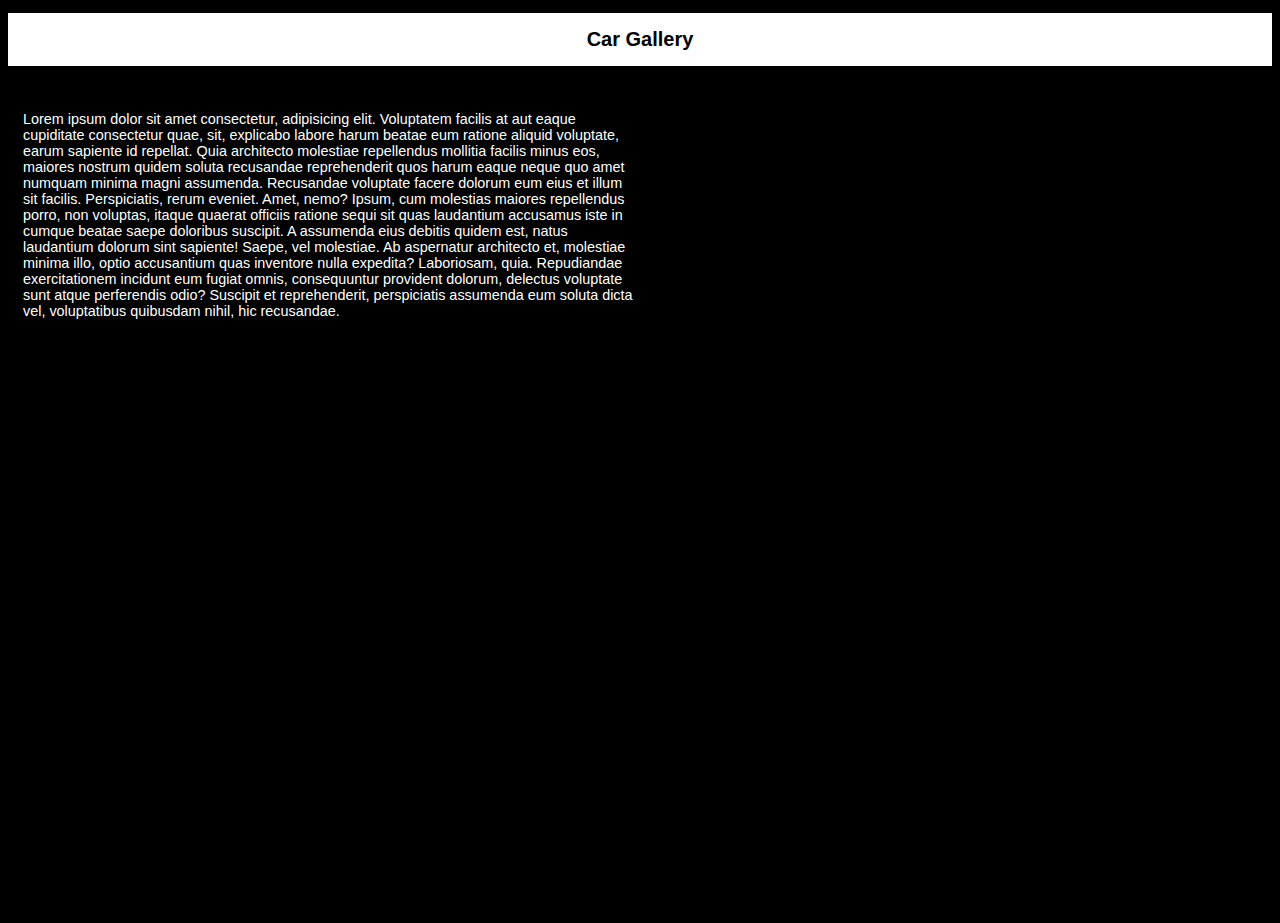
<file: SY Sem4/WP-1/Code/prac1.html>
<!DOCTYPE html>
<html lang="">
<head>
    <meta charset="UTF-8">
    <meta http-equiv="X-UA-Compatible" content="IE=edge">
    <meta name="viewport" content="width=device-width, initial-scale=1.0">
    <title>Practical 1</title>
    <link rel="stylesheet" href="./prac1.css">
</head>
<body text="white" bgcolor="black">

    <h1>Car Gallery</h1>
    <div class="content">
        <div class="left">
            Lorem ipsum dolor sit amet consectetur, adipisicing elit. Voluptatem facilis at aut eaque cupiditate consectetur quae, sit, explicabo labore harum beatae eum ratione aliquid voluptate, earum sapiente id repellat. Quia architecto molestiae repellendus mollitia facilis minus eos, maiores nostrum quidem soluta recusandae reprehenderit quos harum eaque neque quo amet numquam minima magni assumenda. Recusandae voluptate facere dolorum eum eius et illum sit facilis. Perspiciatis, rerum eveniet. Amet, nemo? Ipsum, cum molestias maiores repellendus porro, non voluptas, itaque quaerat officiis ratione sequi sit quas laudantium accusamus iste in cumque beatae saepe doloribus suscipit. A assumenda eius debitis quidem est, natus laudantium dolorum sint sapiente! Saepe, vel molestiae. Ab aspernatur architecto et, molestiae minima illo, optio accusantium quas inventore nulla expedita? Laboriosam, quia. Repudiandae exercitationem incidunt eum fugiat omnis, consequuntur provident dolorum, delectus voluptate sunt atque perferendis odio? Suscipit et reprehenderit, perspiciatis assumenda eum soluta dicta vel, voluptatibus quibusdam nihil, hic recusandae.
        </div>
        <div class="img2"></div>
    </div>
    <div class="outer">
        <div class="img"></div>
        <div class="img"></div>
        <div class="img"></div>
        <div class="img"></div>
        <div class="img"></div>
    </div>

</body>
</html>
</file>
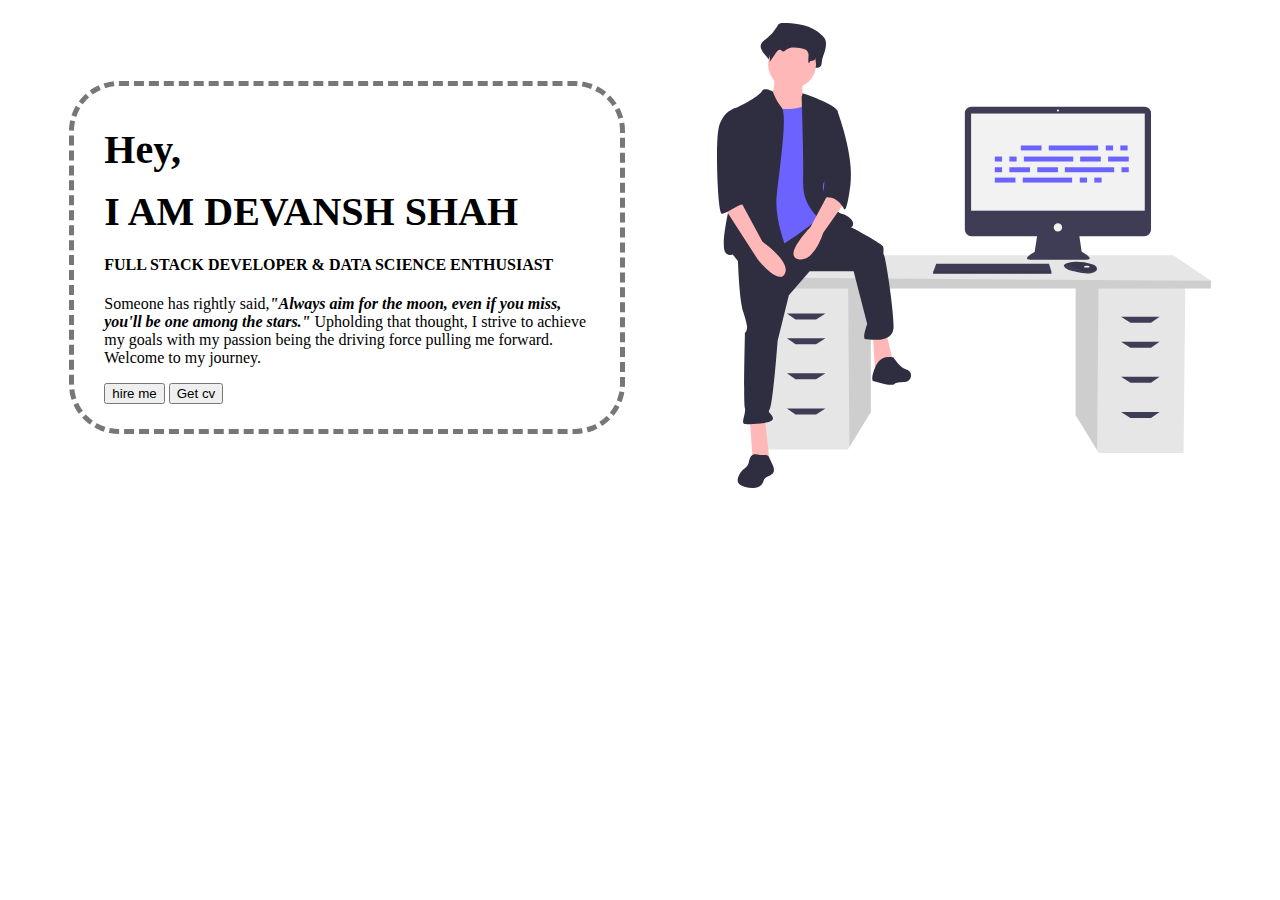
<file: SY Sem4/WP-1/Code/pracSub.html>
<!DOCTYPE html>
<html>

<head>
    <meta charset="UTF-8">
    <meta http-equiv="X-UA-Compatible" content="IE=edge">
    <meta name="viewport" content="width=device-width, initial-scale=1.0">
    <title>Portfolio site</title>

    <!--  custom css file  -->
    <link rel="stylesheet" href="./pracSub.css">

</head>
<body>
        <!--  ======================= Start Banner Area =======================  -->
            <div class="container">
                <div class="landing">
                    <div class="site-title">
                        <h3 class="bold">Hey,</h3>
                        <h1 class="bold" style="text-transform: uppercase;">I am Devansh Shah</h1>
                        <h4 style="text-transform: uppercase;">Full Stack Developer & Data Science Enthusiast</h4>
                        <p>Someone has rightly said,<em><b>"Always aim for the moon, even if you miss, you'll be one among the stars."</b></em> Upholding that thought, I strive to achieve my goals with my passion being the driving force pulling me forward. Welcome to my journey. </p>
                        <div class="site-buttons">
                            <div class="">
                                <button type="button" class=" button primary-button mr-4 text-uppercase">hire
                                    me</button>
                                <button type="button" class=" button secondary-button text-uppercase">Get cv</button>
                            </div>
                        </div>
                    </div>
                    <div class="banner-image">
                        <img src="./undraw_feeling_proud_qne1.svg" alt="banner-img">
                    </div>
                </div>
            </div>
        <!--  ======================= End Banner Area =======================  -->
</body>

</html>
</file>
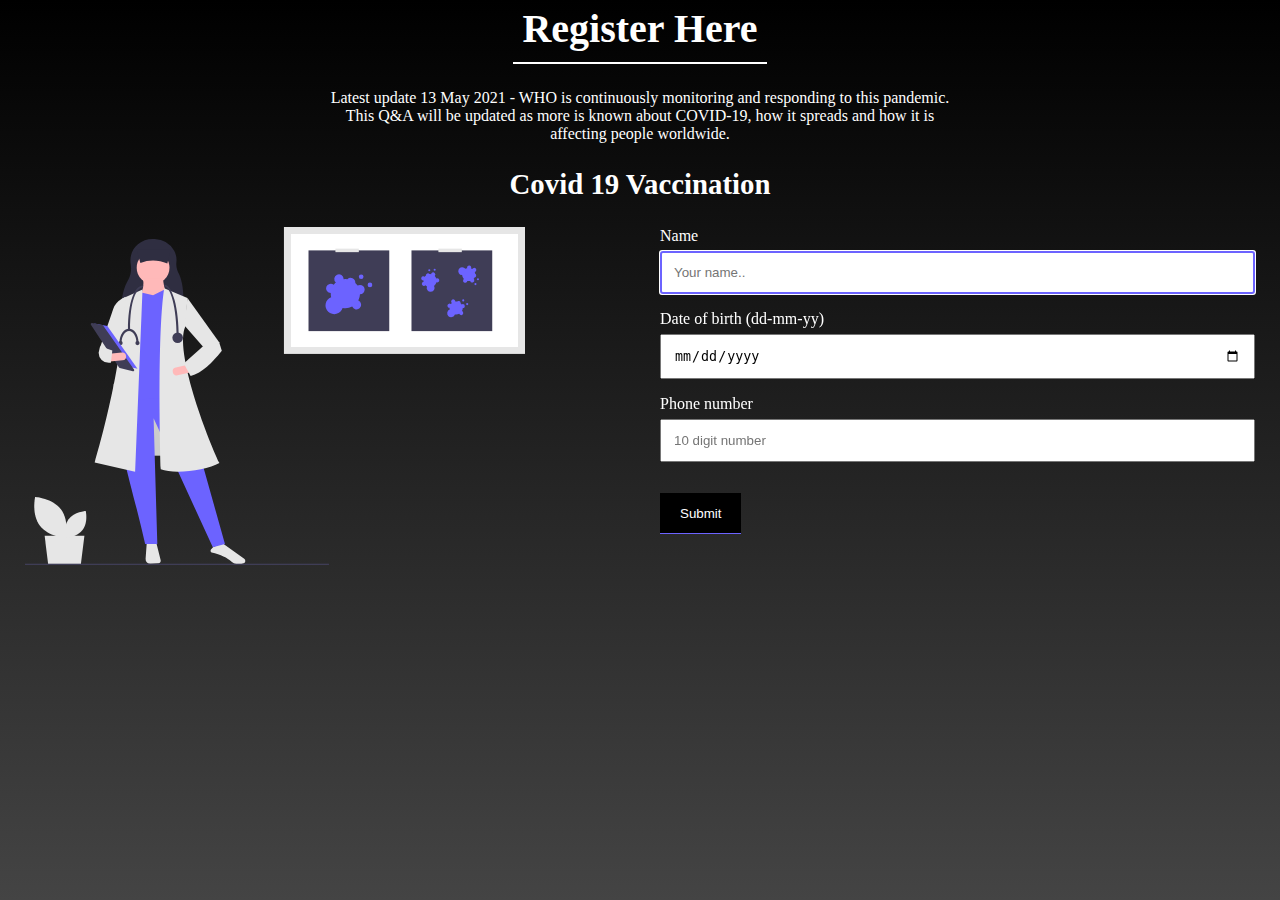
<file: SY Sem4/WP-1/Code/viva/code/viva.html>
<!DOCTYPE html>
<html lang="en" >
<head>
    <meta charset="UTF-8">
    <meta name="viewport" content="width=device-width, initial-scale=1.0">
    <title>Viva subs</title>
    <link rel="stylesheet" href="./viva.css">
</head>
<body>
    <div class="container">
        <div class="centered">
          <h2>Register Here</h2>
          <p>
            Latest update 13 May 2021 - WHO is continuously monitoring and responding to this pandemic. This Q&A will be updated as more is known about COVID-19, how it spreads and how it is affecting people worldwide.
          </p>
          <h3>Covid 19 Vaccination</h3>
        </div>
        <div class="row">
          <div class="column">
            <img src="./undraw_medical_research_qg4d.svg" width="500px" alt="Image">
          </div>
          <div class="column">
            <form>
                <label for="fname">Name</label>
                <input type="text" id="fname" name="name" placeholder="Your name.." autofocus>
                
                <label for="date">Date of birth (dd-mm-yy)</label>
                <input type="date" id="date" name="email"> 
                
                <label for="phone">Phone number</label>
                <input type="number" name="number" id="phone" placeholder="10 digit number">
                
                <input type="submit" value="Submit">
            </form>
          </div>
        </div>

      </div>
      <script src="./script.js"></script>
</body>
</html>
</file>
<file: SY Sem4/WP-1/Code/prac1.css>
h1 {
  background-color: white;
  color: black;
  font-size: 1.25rem;
  font-family: "Gill Sans", "Gill Sans MT", Calibri, "Trebuchet MS", sans-serif;
  text-align: center;
  padding: 15px 0;
}
.content {
  display: flex;
  justify-content: space-between;
  align-items: center;
  margin: 0 15px;
  margin-bottom: 25px;
}
.left {
  width: 50%;
  font-family: "Lucida Sans", "Lucida Sans Regular", "Lucida Grande",
    "Lucida Sans Unicode", Geneva, Verdana, sans-serif;
  font-size: 0.9rem;
}
.outer {
  display: flex;
  flex-wrap: wrap;
  justify-content: space-around;
}
.img {
  margin: 10px;
  width: 400px;
  height: 250px;
  background: url("https://images.unsplash.com/photo-1597404294360-feeeda04612e?ixid=MXwxMjA3fDB8MHxzZWFyY2h8Mnx8Y2FyfGVufDB8fDB8&ixlib=rb-1.2.1&auto=format&fit=crop&w=500&q=60");
  background-position: center;
  background-size: cover;
}
.img2 {
  margin: 10px;
  width: 400px;
  height: 250px;
  background: url("https://images.unsplash.com/photo-1503376780353-7e6692767b70?ixid=MXwxMjA3fDB8MHxzZWFyY2h8MTJ8fGNhcnxlbnwwfHwwfA%3D%3D&ixlib=rb-1.2.1&auto=format&fit=crop&w=500&q=60");
  background-position: center;
  background-size: cover;
}
@media only screen and (max-width: 678px) {
  .content {
    flex-direction: column;
    margin: 0;
  }
  .left {
    width: 90%;
    padding: 15px;
    order: 2;
  }
  .outer {
    height: 100vh;
    display: flex;
    flex-direction: column !important;
    flex-wrap: nowrap;
  }
  .img {
    width: 250px;
    height: 150px;
    margin: 10px auto;
  }
  .img2 {
    width: 250px;
    height: 150px;
    order: 1;
  }
}
</file>
<file: SY Sem4/WP-1/Code/pracSub.css>
* {
  box-sizing: border-box;
}

.banner-image {
  width: 40%;
}

.banner-image img {
  /* padding: 7rem 0; */
  width: 100%;
}

.landing {
  display: flex;
  align-items: center;
  justify-content: space-around;
  padding: 15px;
}

.site-title {
  width: 45%;
  padding: 25px 30px;
  border: 5px dashed #777;
  border-radius: 50px;
}

.bold {
  font-size: 2.5rem;
  font-weight: 600;
  margin: 15px 0;
}

/* Responsive */
@media (max-width: 600px) {
  .landing {
    flex-direction: column;
    justify-content: center;
  }
  .banner-image {
    margin-top: 25px;
    width: 100%;
  }
  .site-title {
    width: 100%;
    border: 0;
    padding: 0;
  }
}
</file>
<file: SY Sem4/WP-1/Code/viva/code/viva.css>
* {
  box-sizing: border-box;
  margin: 0;
  padding: 0;
}

body {
  font-family: roboto;
  color: white;
  background: linear-gradient(to bottom, #000, #444);
  height: 100vh;
}

h2 {
  font-size: 2.5rem;
  border-bottom: 2px solid white;
  width: 20%;
  margin: auto;
  padding-bottom: 10px;
  margin-bottom: 25px;
}

h3 {
  font-size: 1.8rem;
  margin-top: 25px;
}

.centered {
  text-align: center;
}

.centered p {
  width: 50%;
  margin: 15px auto;
}

input:focus {
  outline-color: #6c63ff;
}

input[type="text"],
input[type="date"],
input[type="number"] {
  width: 100%;
  padding: 12px;
  margin-top: 6px;
  margin-bottom: 16px;
}

input[type="submit"] {
  background-color: black;
  color: white;
  margin-top: 15px;
  padding: 12px 20px;
  border: none;
  cursor: pointer;
  border-bottom: 1px solid #6c63ff;
  border-top: 1px solid transparent;
}

input[type="submit"]:hover {
  border-bottom: 1px solid #6c63ff;
  border-top: 1px solid #6c63ff;
}

.container {
  border-radius: 5px;
  padding: 5px;
}

.column {
  float: left;
  width: 50%;
  margin-top: 6px;
  padding: 20px;
}
</file>
